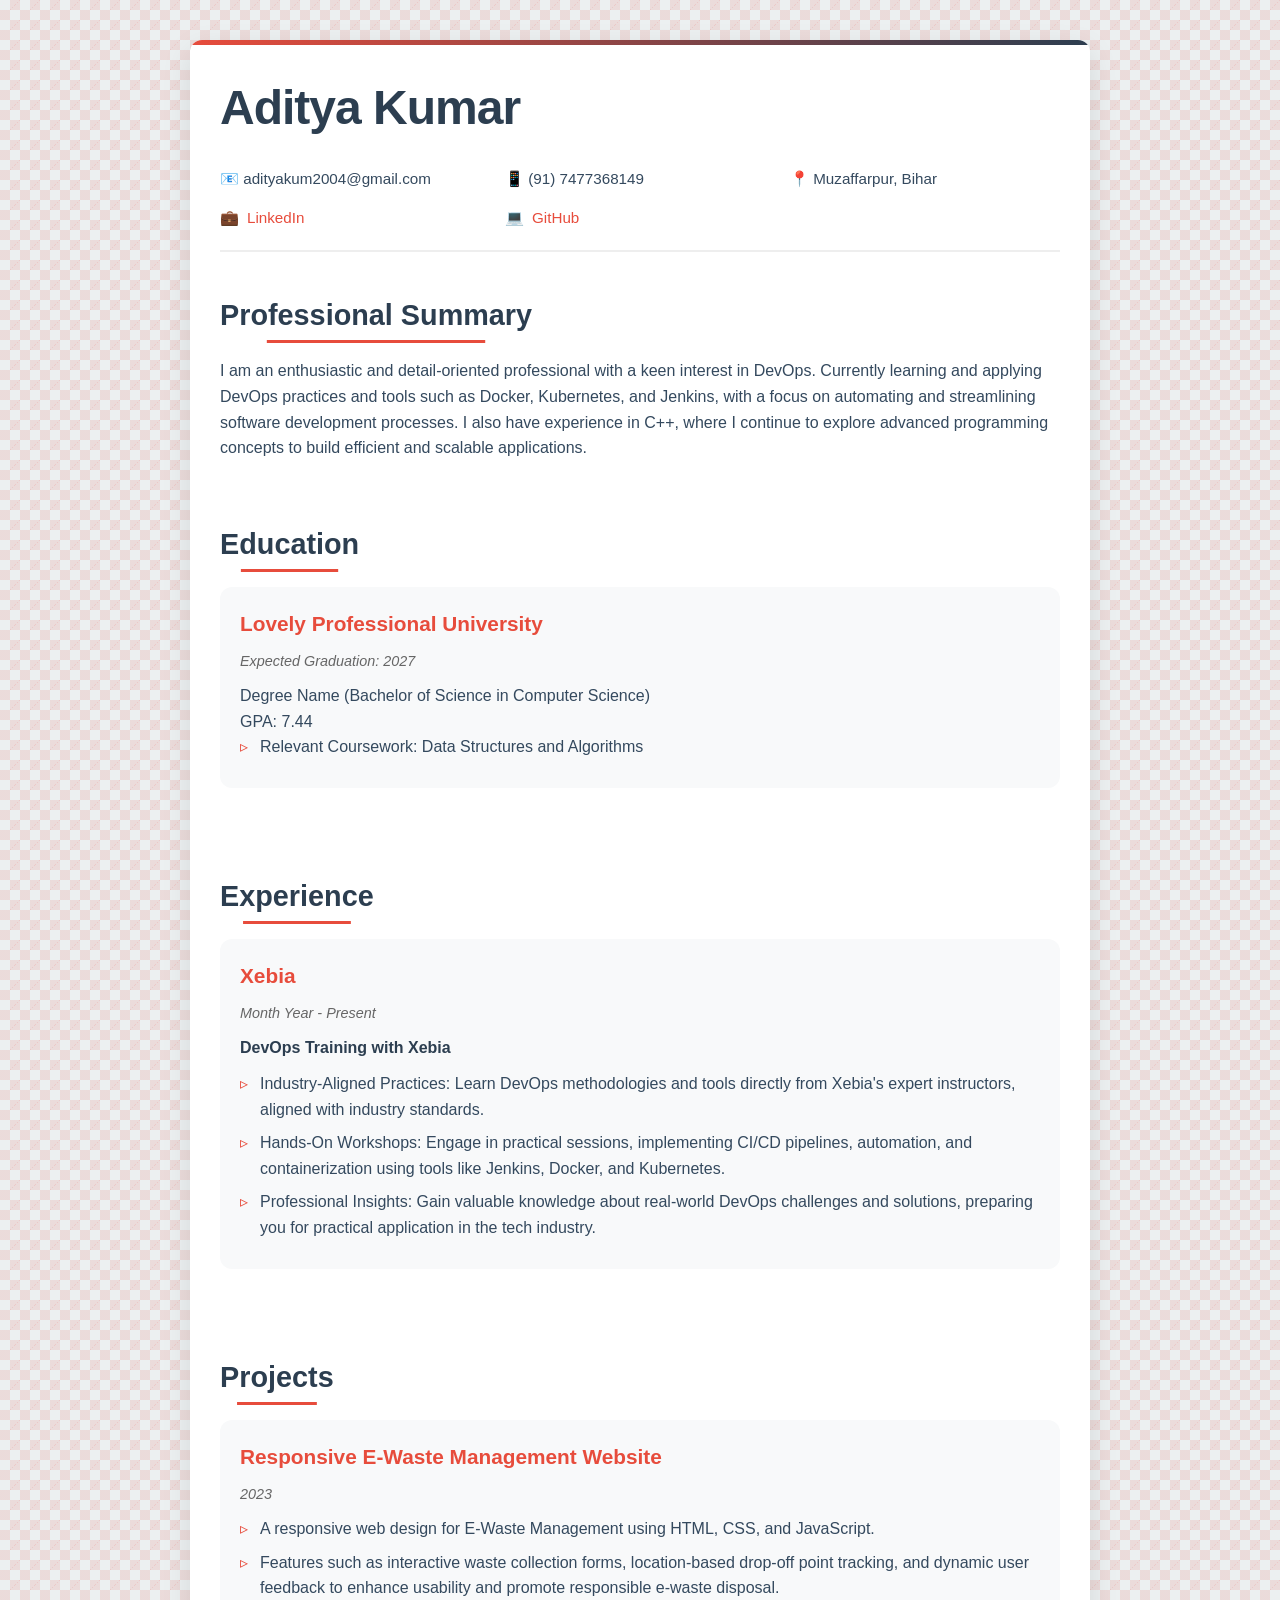
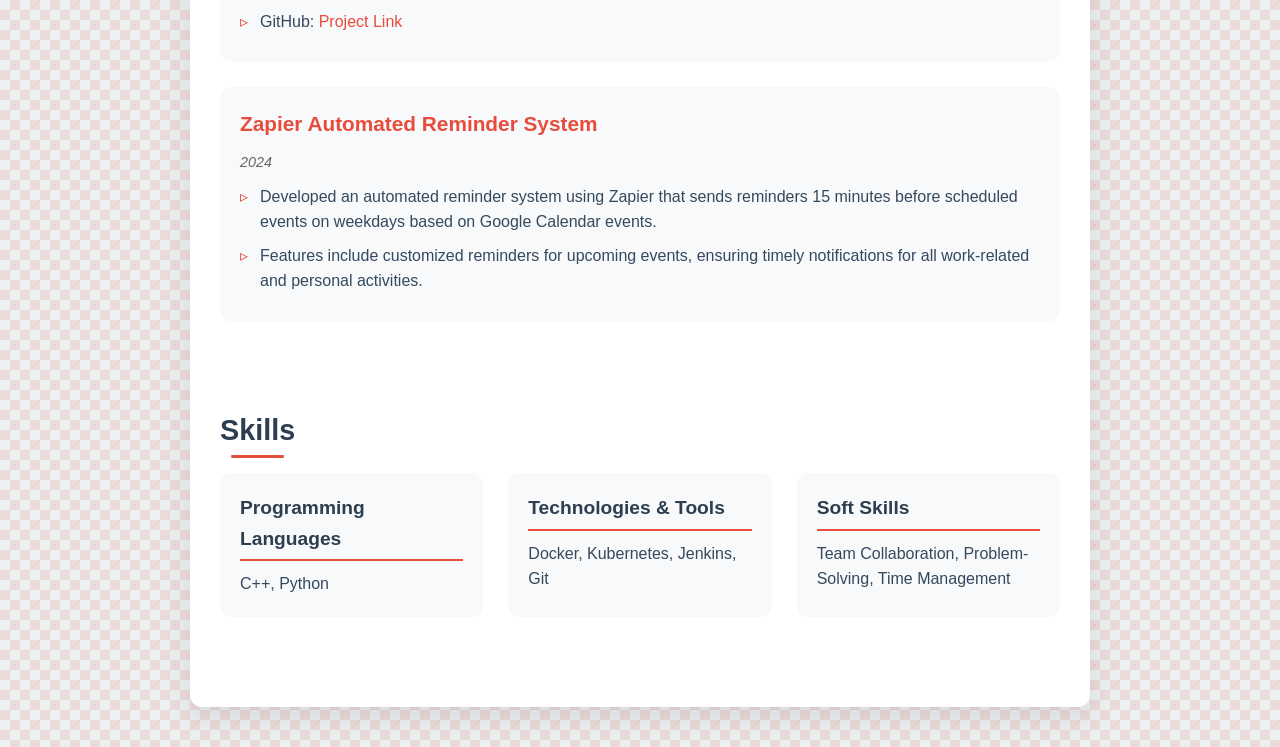
<file: index.html>
<!DOCTYPE html>
<html lang="en">
<head>
    <meta charset="UTF-8">
    <meta name="viewport" content="width=device-width, initial-scale=1.0">
    <title>Your Name - Resume</title>
    <link rel="stylesheet" href="styles.css">
</head>
<body>
    <div class="container">
        <header>
            <h1>Aditya Kumar</h1>
            <div class="contact-info">
                <p>📧  adityakum2004@gmail.com</p>
                <p>📱 (91) 7477368149</p>
                <p>📍 Muzaffarpur, Bihar</p>
                <p>💼 <a href="https://www.linkedin.com/in/aditya-kumar-068196182">LinkedIn</a></p>
                <p>💻 <a href="https://github.com/Aditya74773">GitHub</a></p>
            </div>
        </header>

        <section class="summary">
            <h2>Professional Summary</h2>
            <p>I am an enthusiastic and detail-oriented professional with a keen interest in DevOps. Currently learning and applying DevOps practices and tools such as Docker, Kubernetes, and Jenkins, with a focus on automating and streamlining software development processes. I also have experience in C++, where I continue to explore advanced programming concepts to build efficient and scalable applications.</p>
        </section>

        <section class="education">
            <h2>Education</h2>
            <div class="entry">
                <h3>Lovely Professional University</h3>
                <p class="date">Expected Graduation: 2027</p>
                <p>Degree Name (Bachelor of Science in Computer Science)</p>
                <p>GPA: 7.44</p>
                <ul>
                    <li>Relevant Coursework: Data Structures and Algorithms</li>
                </ul>
            </div>
        </section>

        <section class="experience">
            <h2>Experience</h2>
            <div class="entry">
                <h3>Xebia</h3>
                <p class="date">Month Year - Present</p>
                <p class="title">DevOps Training with Xebia</p>
                <ul>
                    <li>Industry-Aligned Practices: Learn DevOps methodologies and tools directly from Xebia's expert instructors, aligned with industry standards.</li>
                    <li>Hands-On Workshops: Engage in practical sessions, implementing CI/CD pipelines, automation, and containerization using tools like Jenkins, Docker, and Kubernetes.</li>
                    <li>Professional Insights: Gain valuable knowledge about real-world DevOps challenges and solutions, preparing you for practical application in the tech industry.</li>
                </ul>
            </div>
        </section>

        <section class="projects">
            <h2>Projects</h2>
            <div class="entry">
                <h3>Responsive E-Waste Management Website</h3>
                <p class="date">2023</p>
                <ul>
                    <li>A responsive web design for E-Waste Management using HTML, CSS, and JavaScript.</li>
                    <li>Features such as interactive waste collection forms, location-based drop-off point tracking, and dynamic user feedback to enhance usability and promote responsible e-waste disposal.</li>
                    <li>GitHub: <a href="https://github.com/Aditya74773/E-waste-management-website.git">Project Link</a></li>
                </ul>
            </div>
            <div class="entry">
                <h3>Zapier Automated Reminder System</h3>
                <p class="date">2024</p>
                <ul>
                    <li>Developed an automated reminder system using Zapier that sends reminders 15 minutes before scheduled events on weekdays based on Google Calendar events.</li>
                    <li>Features include customized reminders for upcoming events, ensuring timely notifications for all work-related and personal activities.</li>
    
                </ul>
            </div>
        </section>

        <section class="skills">
            <h2>Skills</h2>
            <div class="skills-grid">
                <div class="skill-category">
                    <h3>Programming Languages</h3>
                    <p>C++, Python</p>
                </div>
                <div class="skill-category">
                    <h3>Technologies & Tools</h3>
                    <p>Docker, Kubernetes, Jenkins, Git</p>
                </div>
                <div class="skill-category">
                    <h3>Soft Skills</h3>
                    <p>Team Collaboration, Problem-Solving, Time Management</p>
                </div>
            </div>
        </section>
    </div>
</body>
</html>
</file>
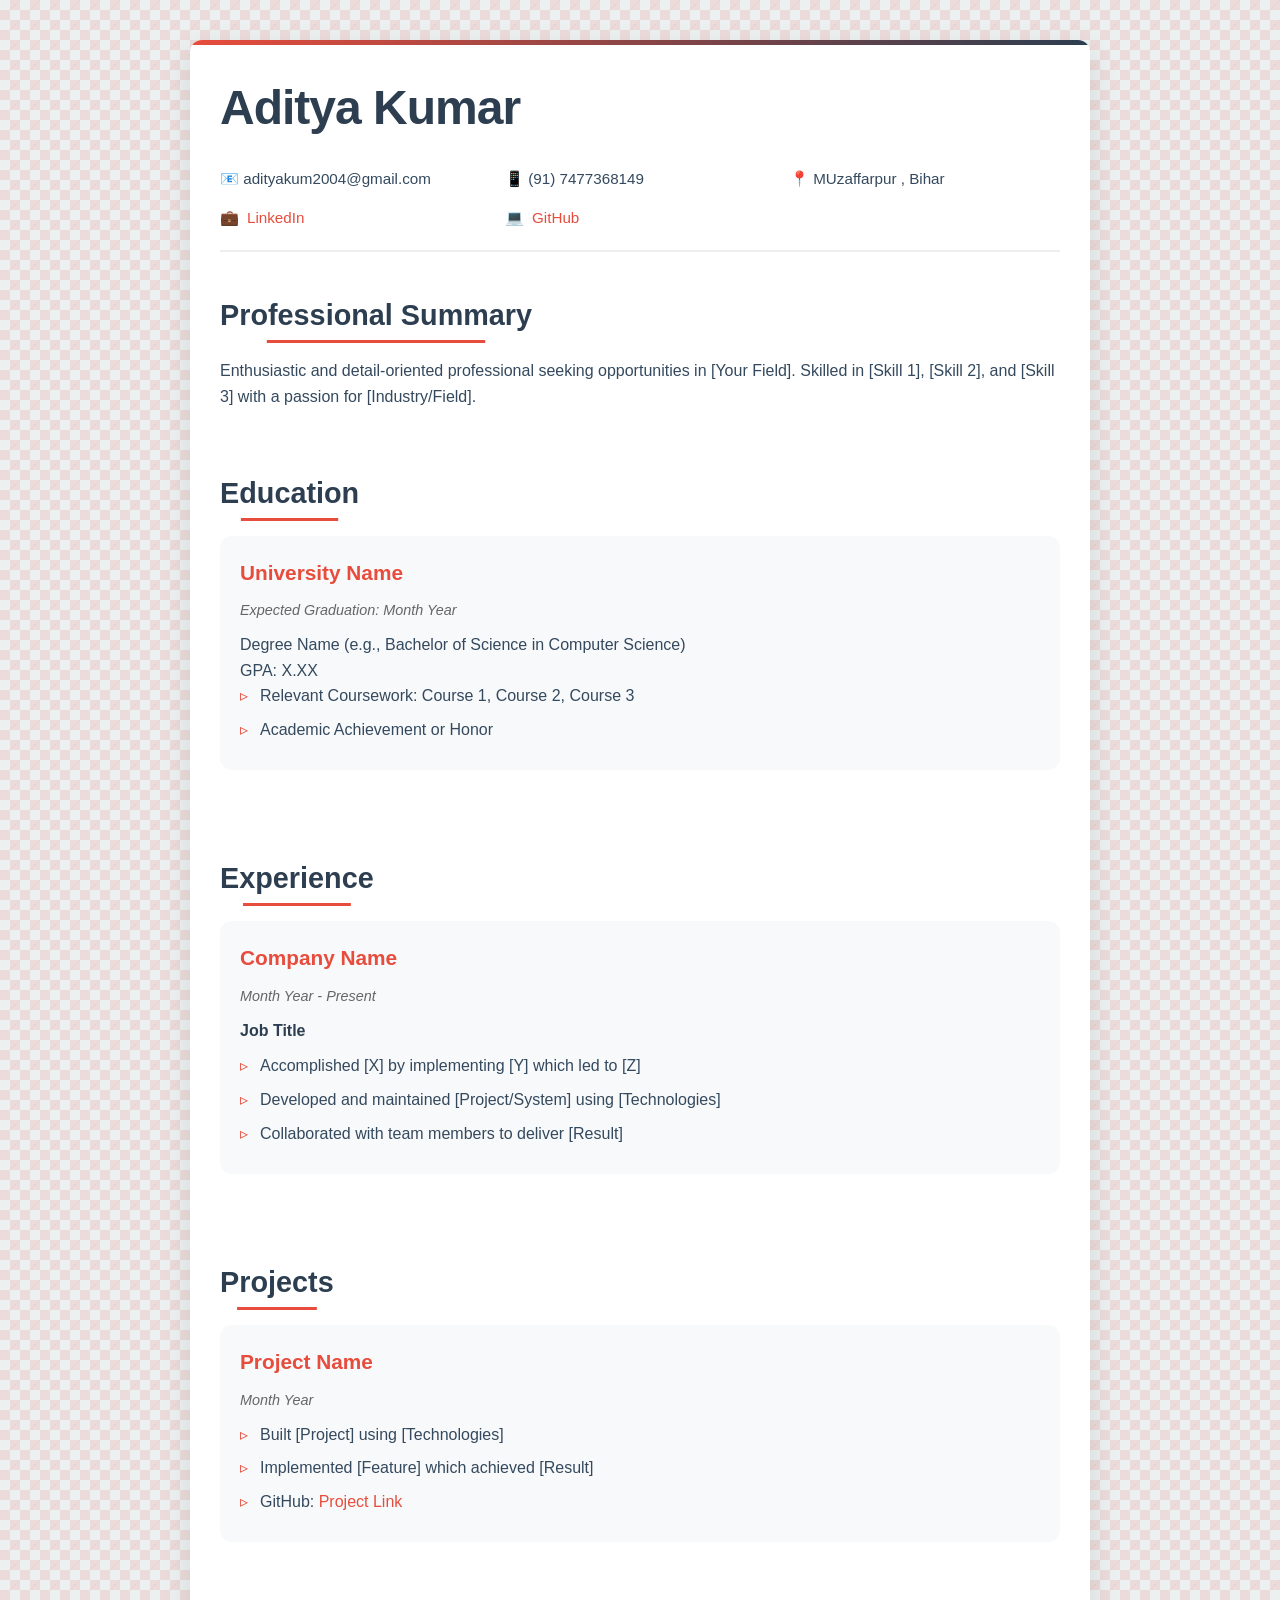
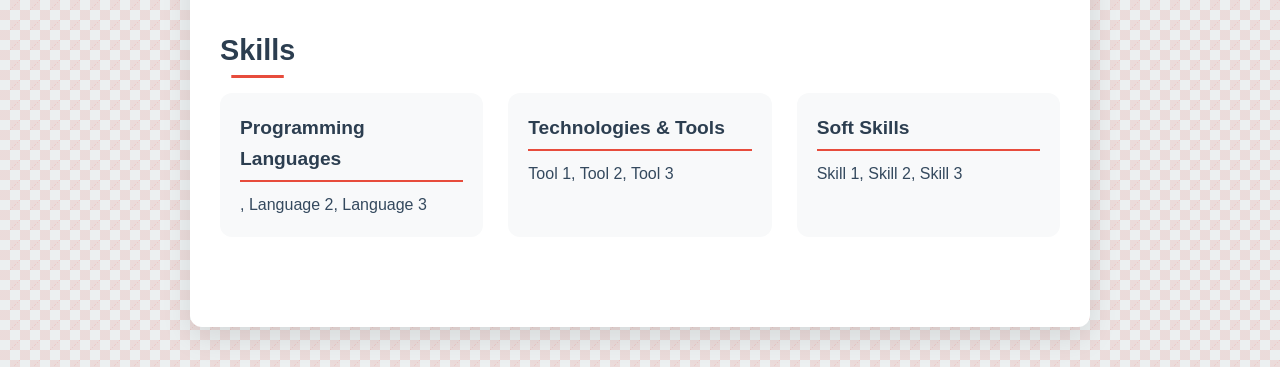
<file: front.html>
<!DOCTYPE html>
<html lang="en">
<head>
    <meta charset="UTF-8">
    <meta name="viewport" content="width=device-width, initial-scale=1.0">
    <title>Your Name - Resume</title>
    <link rel="stylesheet" href="styles.css">
</head>
<body>
    <div class="container">
        <header>
            <h1>Aditya Kumar</h1>
            <div class="contact-info">
                <p>📧  adityakum2004@gmail.com</p>
                <p>📱 (91) 7477368149</p>
                <p>📍 MUzaffarpur , Bihar</p>
                <p>💼 <a href="www.linkedin.com/in/aditya-kumar-068196182">LinkedIn</a></p>
                <p>💻 <a href="https://github.com/Aditya74773">GitHub</a></p>
            </div>
        </header>

        <section class="summary">
            <h2>Professional Summary</h2>
            <p>Enthusiastic and detail-oriented professional seeking opportunities in [Your Field]. 
               Skilled in [Skill 1], [Skill 2], and [Skill 3] with a passion for [Industry/Field].</p>
        </section>

        <section class="education">
            <h2>Education</h2>
            <div class="entry">
                <h3>University Name</h3>
                <p class="date">Expected Graduation: Month Year</p>
                <p>Degree Name (e.g., Bachelor of Science in Computer Science)</p>
                <p>GPA: X.XX</p>
                <ul>
                    <li>Relevant Coursework: Course 1, Course 2, Course 3</li>
                    <li>Academic Achievement or Honor</li>
                </ul>
            </div>
        </section>

        <section class="experience">
            <h2>Experience</h2>
            <div class="entry">
                <h3>Company Name</h3>
                <p class="date">Month Year - Present</p>
                <p class="title">Job Title</p>
                <ul>
                    <li>Accomplished [X] by implementing [Y] which led to [Z]</li>
                    <li>Developed and maintained [Project/System] using [Technologies]</li>
                    <li>Collaborated with team members to deliver [Result]</li>
                </ul>
            </div>
        </section>

        <section class="projects">
            <h2>Projects</h2>
            <div class="entry">
                <h3>Project Name</h3>
                <p class="date">Month Year</p>
                <ul>
                    <li>Built [Project] using [Technologies]</li>
                    <li>Implemented [Feature] which achieved [Result]</li>
                    <li>GitHub: <a href="https://github.com/yourusername/project">Project Link</a></li>
                </ul>
            </div>
        </section>

        <section class="skills">
            <h2>Skills</h2>
            <div class="skills-grid">
                <div class="skill-category">
                    <h3>Programming Languages</h3>
                    <p>, Language 2, Language 3</p>
                </div>
                <div class="skill-category">
                    <h3>Technologies & Tools</h3>
                    <p>Tool 1, Tool 2, Tool 3</p>
                </div>
                <div class="skill-category">
                    <h3>Soft Skills</h3>
                    <p>Skill 1, Skill 2, Skill 3</p>
                </div>
            </div>
        </section>
    </div>
</body>
</html>
</file>
<file: styles.css>
/* Modern Resume Styles */
* {
    margin: 0;
    padding: 0;
    box-sizing: border-box;
}

:root {
    --primary-color: #2c3e50;
    --accent-color: #e74c3c;
    --text-color: #34495e;
    --background-color: #ecf0f1;
    --card-color: #ffffff;
    --border-radius: 12px;
    --transition: all 0.3s ease;
}

body {
    font-family: 'Poppins', sans-serif;
    line-height: 1.6;
    color: var(--text-color);
    background-color: var(--background-color);
    background-image: 
        linear-gradient(45deg, #e74c3c20 25%, transparent 25%),
        linear-gradient(-45deg, #e74c3c20 25%, transparent 25%),
        linear-gradient(45deg, transparent 75%, #e74c3c20 75%),
        linear-gradient(-45deg, transparent 75%, #e74c3c20 75%);
    background-size: 20px 20px;
    background-position: 0 0, 0 10px, 10px -10px, -10px 0px;
}

.container {
    max-width: 900px;
    margin: 40px auto;
    padding: 30px;
    background: var(--card-color);
    border-radius: var(--border-radius);
    box-shadow: 0 10px 30px rgba(0, 0, 0, 0.1);
    position: relative;
    overflow: hidden;
}

.container::before {
    content: '';
    position: absolute;
    top: 0;
    left: 0;
    width: 100%;
    height: 5px;
    background: linear-gradient(90deg, var(--accent-color), var(--primary-color));
}

/* Header Styles */
header {
    text-align: left;
    margin-bottom: 40px;
    position: relative;
    padding-bottom: 20px;
    border-bottom: 2px solid #eee;
}

h1 {
    font-size: 3em;
    color: var(--primary-color);
    margin-bottom: 15px;
    font-weight: 700;
    letter-spacing: -1px;
}

.contact-info {
    display: grid;
    grid-template-columns: repeat(auto-fit, minmax(200px, 1fr));
    gap: 15px;
    margin-top: 20px;
}

.contact-info p {
    display: flex;
    align-items: center;
    gap: 8px;
    font-size: 0.95em;
    color: var(--text-color);
}

/* Section Styles */
section {
    margin-bottom: 40px;
    padding-bottom: 20px;
    position: relative;
}

h2 {
    color: var(--primary-color);
    font-size: 1.8em;
    margin-bottom: 20px;
    position: relative;
    display: inline-block;
}

h2::after {
    content: '';
    position: absolute;
    bottom: -5px;
    left: 0;
    width: 100%;
    height: 3px;
    background: var(--accent-color);
    transform: scaleX(0.7);
    transition: var(--transition);
}

section:hover h2::after {
    transform: scaleX(1);
}

.entry {
    margin-bottom: 25px;
    padding: 20px;
    border-radius: var(--border-radius);
    background: #f8f9fa;
    transition: var(--transition);
}

.entry:hover {
    transform: translateX(10px);
    box-shadow: 0 5px 15px rgba(0, 0, 0, 0.1);
}

h3 {
    color: var(--accent-color);
    font-size: 1.3em;
    margin-bottom: 10px;
}

.date {
    color: #666;
    font-style: italic;
    font-size: 0.9em;
    margin-bottom: 10px;
}

.title {
    font-weight: 600;
    color: var(--primary-color);
    margin-bottom: 10px;
}

/* List Styles */
ul {
    list-style: none;
    margin-left: 0;
}

li {
    margin-bottom: 8px;
    position: relative;
    padding-left: 20px;
}

li::before {
    content: '▹';
    position: absolute;
    left: 0;
    color: var(--accent-color);
}

/* Skills Section */
.skills-grid {
    display: grid;
    grid-template-columns: repeat(auto-fit, minmax(250px, 1fr));
    gap: 25px;
}

.skill-category {
    padding: 20px;
    background: #f8f9fa;
    border-radius: var(--border-radius);
    transition: var(--transition);
}

.skill-category:hover {
    transform: translateY(-5px);
    box-shadow: 0 5px 15px rgba(0, 0, 0, 0.1);
}

.skill-category h3 {
    font-size: 1.2em;
    color: var(--primary-color);
    margin-bottom: 10px;
    padding-bottom: 5px;
    border-bottom: 2px solid var(--accent-color);
}

/* Link Styles */
a {
    color: var(--accent-color);
    text-decoration: none;
    position: relative;
    transition: var(--transition);
}

a::after {
    content: '';
    position: absolute;
    bottom: -2px;
    left: 0;
    width: 100%;
    height: 1px;
    background: var(--accent-color);
    transform: scaleX(0);
    transition: var(--transition);
}

a:hover::after {
    transform: scaleX(1);
}

/* Responsive Design */
@media (max-width: 768px) {
    .container {
        margin: 20px;
        padding: 20px;
    }

    h1 {
        font-size: 2.5em;
    }

    .contact-info {
        grid-template-columns: 1fr;
    }

    .entry {
        padding: 15px;
    }

    .entry:hover {
        transform: none;
    }

    .skill-category:hover {
        transform: none;
    }
}

/* Print Styles */
@media print {
    body {
        background: none;
    }

    .container {
        margin: 0;
        padding: 20px;
        box-shadow: none;
    }

    .entry:hover,
    .skill-category:hover {
        transform: none;
        box-shadow: none;
    }
}
</file>
